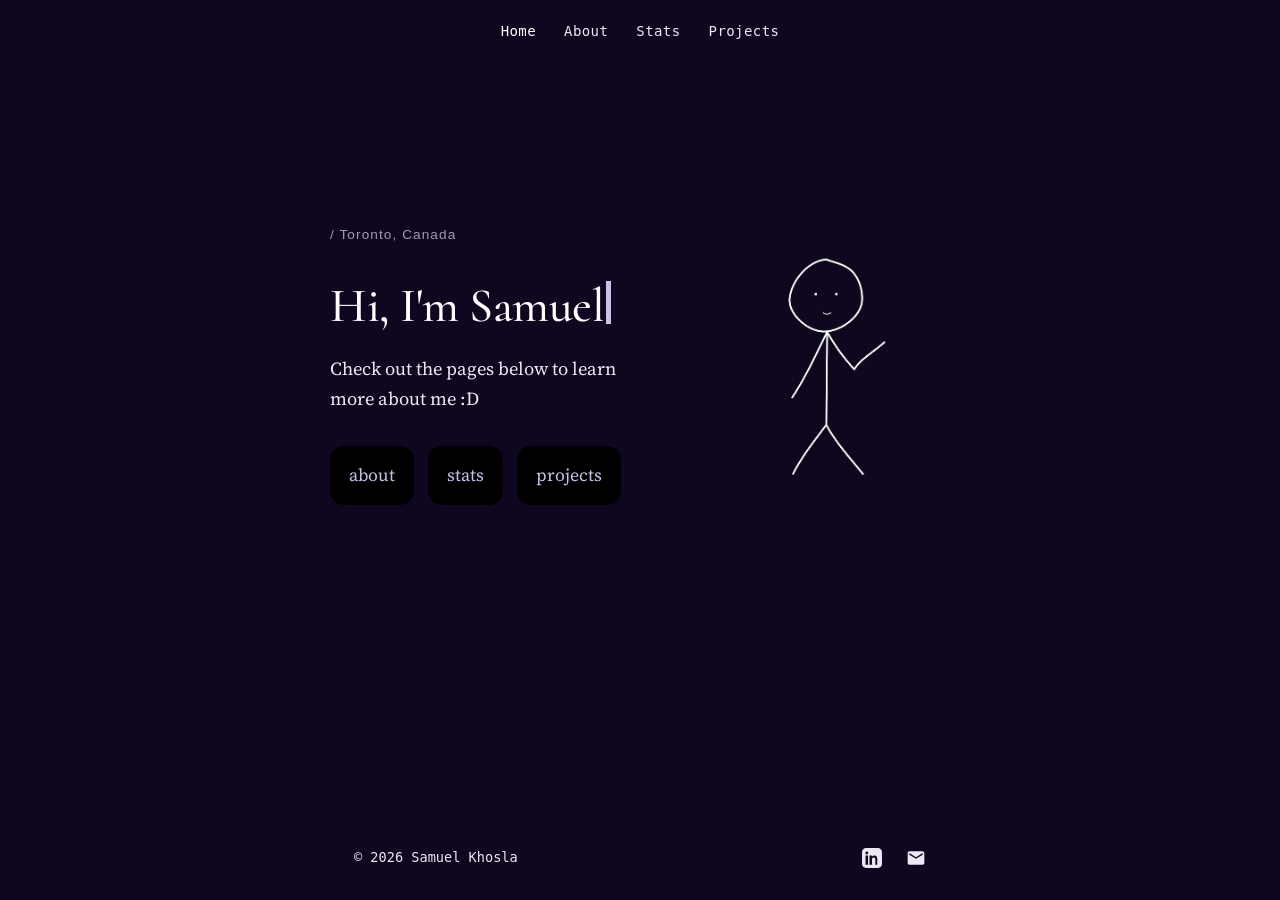
<file: index.html>
<!DOCTYPE html>
<html lang="en">
<head>
  <meta charset="UTF-8">
  <meta name="viewport" content="width=device-width, initial-scale=1.0">
  <title>Samuel Khosla</title>
  <meta name="description" content="Samuel Khosla — Math & CS student at the University of Toronto.">
  <link rel="stylesheet" href="style.css">
</head>
<body>

  <nav>
    <div class="nav-inner">
      <div class="nav-links">
        <a href="index.html" class="active">Home</a>
        <a href="about/index.html">About</a>
        <a href="stats/index.html">Stats</a>
        <a href="projects/index.html">Projects</a>
      </div>
    </div>
  </nav>

  <main>
   <div class="hero">
  <div class="hero-left">
    <div class="hero-eyebrow">/ Toronto, Canada</div>
    <h1 class="typing-text"><span class="typed-text"></span><span class="caret" aria-hidden="true"></span></h1>
    <p class="lede">Check out the pages below to learn more about me :D</p>

    <div class="hero-lines">
      <a href="about/index.html">about</a>
      <a href="stats/index.html">stats</a>
      <a href="projects/index.html">projects</a>

    </div>
  </div>

  <div class="hero-image">
    <img id="hero-photo" src="stickfigure.jpg" alt="Samuel Khosla">
  </div>
</div>
  </main>

  <footer>
    <div class="footer-inner" style="max-width: 620px;">
      <span>&copy; 2026 Samuel Khosla</span>
      <div class="footer-links">
        <a href="https://www.linkedin.com/in/samuel-khosla-45bb362ab/" target="_blank" rel="noopener" aria-label="LinkedIn (opens in new tab)">
          <svg viewBox="0 0 24 24" width="20" height="20" aria-hidden="true" focusable="false"><path d="M19 0h-14c-2.8 0-5 2.2-5 5v14c0 2.8 2.2 5 5 5h14c2.8 0 5-2.2 5-5v-14c0-2.8-2.2-5-5-5zm-11.75 20h-3v-11h3v11zm-1.5-12.3c-.97 0-1.75-.78-1.75-1.75s.78-1.75 1.75-1.75 1.75.78 1.75 1.75-.78 1.75-1.75 1.75zm13.25 12.3h-3v-5.6c0-1.33-.03-3.05-1.86-3.05-1.86 0-2.15 1.45-2.15 2.95v5.7h-3v-11h2.88v1.5h.04c.4-.75 1.37-1.54 2.82-1.54 3.02 0 3.58 1.99 3.58 4.58v6.46z"/></svg>
        </a>
        <a href="mailto:samuelkhosla@fastmail.com" aria-label="Email">
          <svg viewBox="0 0 24 24" width="20" height="20" aria-hidden="true" focusable="false"><path d="M20 4H4c-1.1 0-2 .9-2 2v12c0 1.1.9 2 2 2h16c1.1 0 2-.9 2-2V6c0-1.1-.9-2-2-2zm0 4l-8 5-8-5V6l8 5 8-5v2z"/></svg>
        </a>
      </div>
    </div>
  </footer>

  <script src="script.js" defer></script>
</body>
</html>
</file>
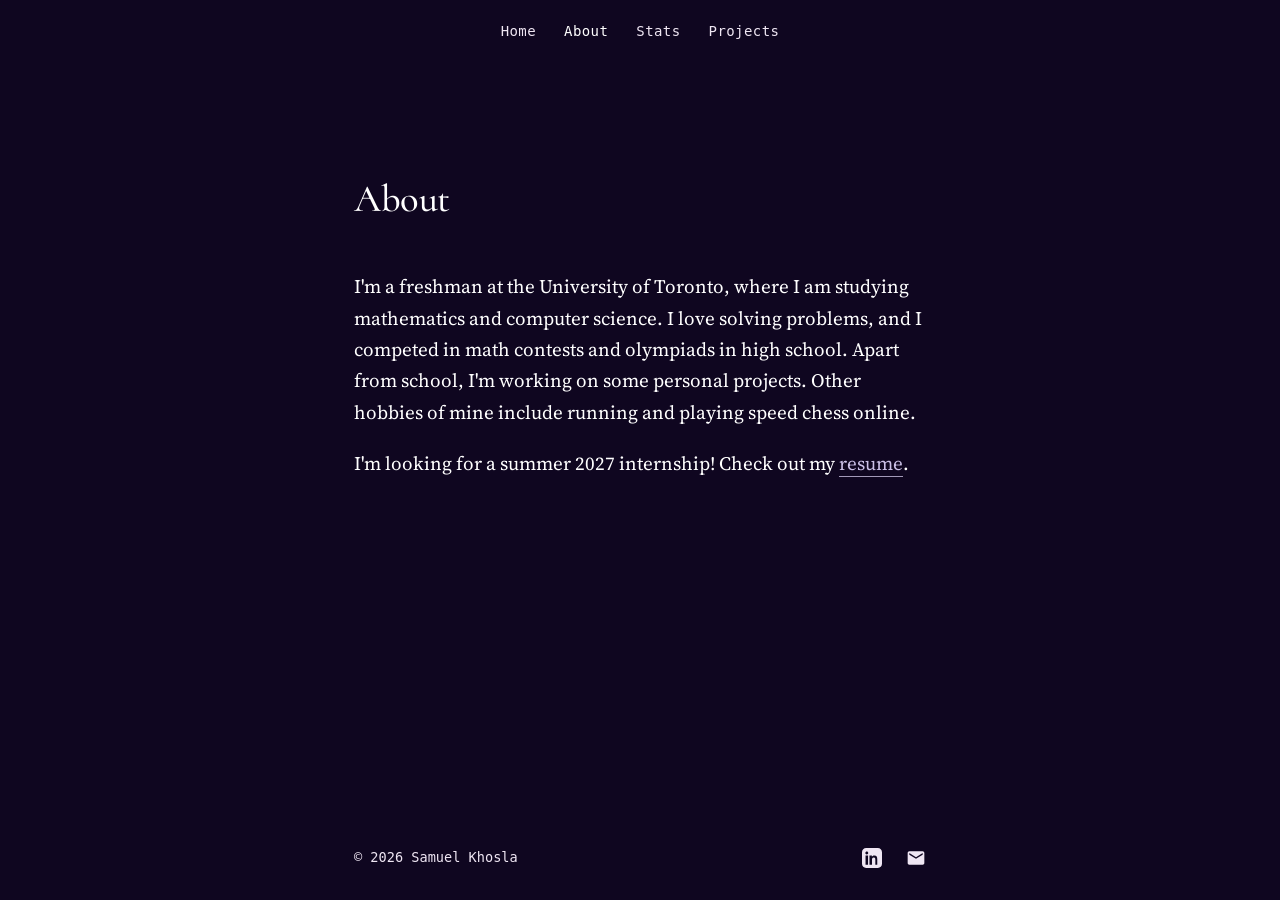
<file: about/index.html>
<!DOCTYPE html>
<html lang="en">
<head>
  <meta charset="UTF-8">
  <meta name="viewport" content="width=device-width, initial-scale=1.0">
  <title>About — Samuel Khosla</title>
  <meta name="description" content="About Samuel Khosla — incoming math student at the University of Toronto.">
  <link rel="stylesheet" href="../style.css">
</head>
<body class="narrow">

  <nav>
    <div class="nav-inner">
      <div class="nav-links">
        <a href="../index.html">Home</a>
        <a href="index.html" class="active">About</a>
        <a href="../stats/index.html">Stats</a>
        <a href="../projects/index.html">Projects</a>
      </div>
    </div>
  </nav>

  <main class="narrow">
    <h1 style="margin-top: 40px;">About</h1>

    <p style="margin-top: 40px;">I'm a freshman at the University of Toronto, 
      where I am studying mathematics and computer science. I love solving problems, and I competed in 
      math contests and olympiads in high school. Apart from school, I'm working on some personal projects. Other hobbies of mine 
      include running and playing speed chess online.</p>

    <p>I'm looking for a summer 2027 internship! Check out my <a href="../SamuelKhosla_Resume.pdf" target="_blank" rel="noopener">resume</a>.</p>
  </main>

  <footer>
    <div class="footer-inner">
      <span>&copy; 2026 Samuel Khosla</span>
      <div class="footer-links">
        <a href="https://www.linkedin.com/in/samuel-khosla-45bb362ab/" target="_blank" rel="noopener" aria-label="LinkedIn (opens in new tab)">
          <svg viewBox="0 0 24 24" width="20" height="20" aria-hidden="true" focusable="false"><path d="M19 0h-14c-2.8 0-5 2.2-5 5v14c0 2.8 2.2 5 5 5h14c2.8 0 5-2.2 5-5v-14c0-2.8-2.2-5-5-5zm-11.75 20h-3v-11h3v11zm-1.5-12.3c-.97 0-1.75-.78-1.75-1.75s.78-1.75 1.75-1.75 1.75.78 1.75 1.75-.78 1.75-1.75 1.75zm13.25 12.3h-3v-5.6c0-1.33-.03-3.05-1.86-3.05-1.86 0-2.15 1.45-2.15 2.95v5.7h-3v-11h2.88v1.5h.04c.4-.75 1.37-1.54 2.82-1.54 3.02 0 3.58 1.99 3.58 4.58v6.46z"/></svg>
        </a>
        <a href="mailto:samuelkhosla@fastmail.com" aria-label="Email">
          <svg viewBox="0 0 24 24" width="20" height="20" aria-hidden="true" focusable="false"><path d="M20 4H4c-1.1 0-2 .9-2 2v12c0 1.1.9 2 2 2h16c1.1 0 2-.9 2-2V6c0-1.1-.9-2-2-2zm0 4l-8 5-8-5V6l8 5 8-5v2z"/></svg>
        </a>
      </div>
    </div>
  </footer>

</body>
</html>
</file>
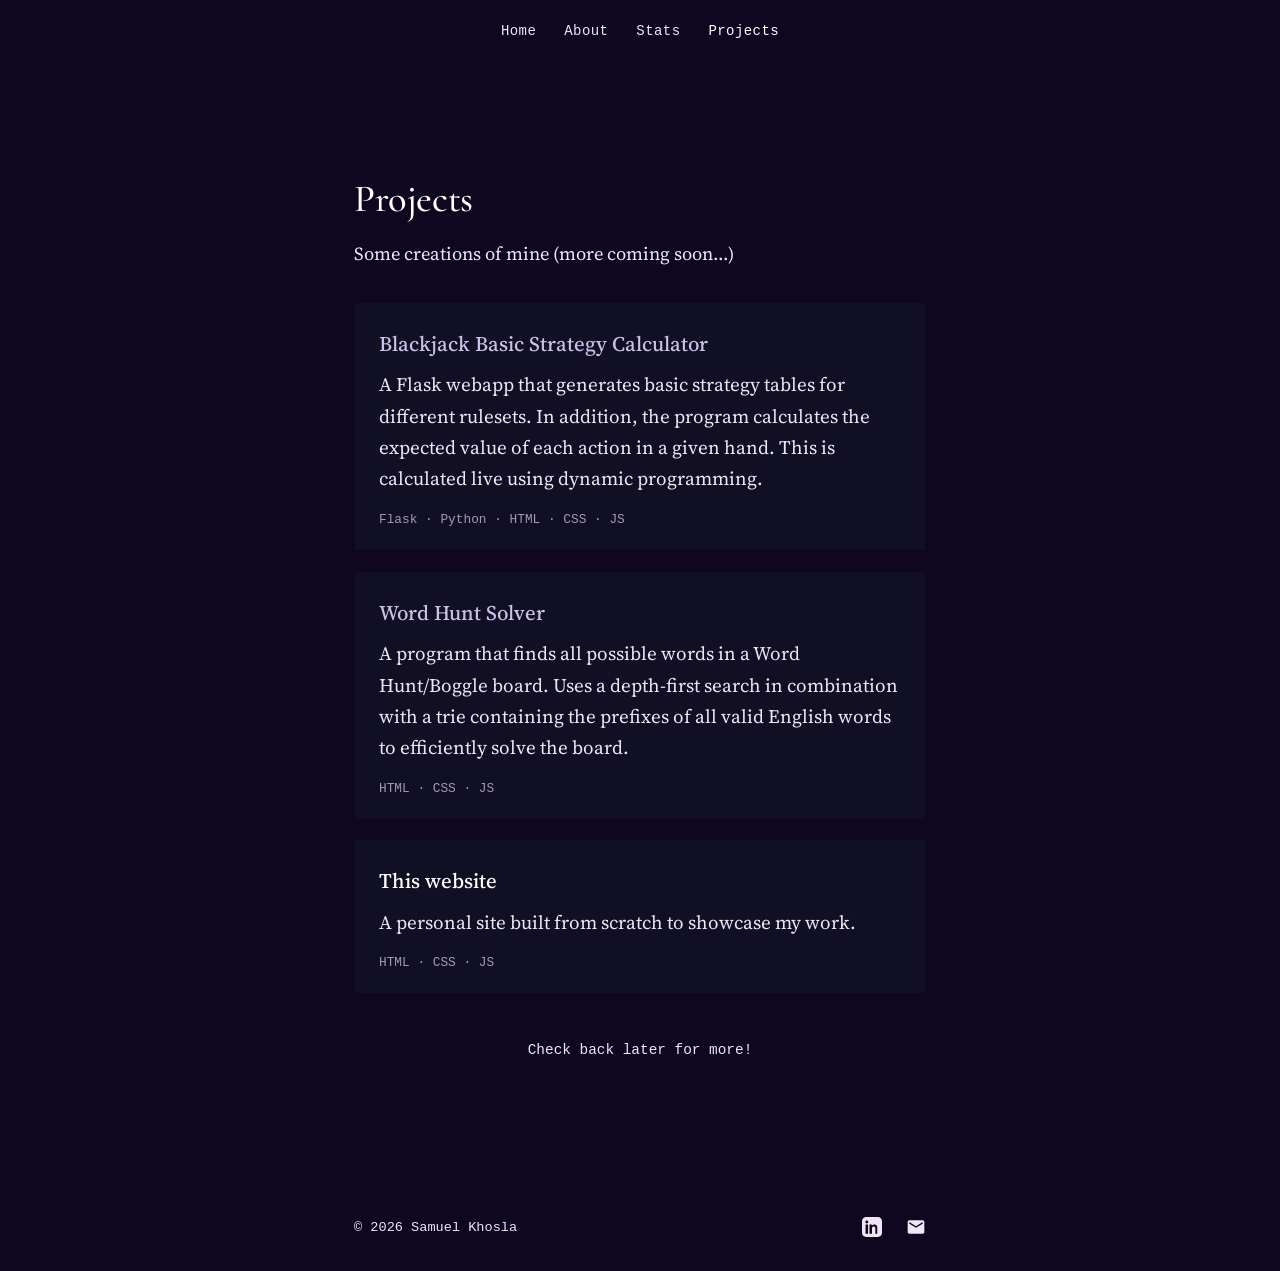
<file: projects/index.html>
<!DOCTYPE html>
<html lang="en">
<head>
  <meta charset="UTF-8">
  <meta name="viewport" content="width=device-width, initial-scale=1.0">
  <title>Projects — Samuel Khosla</title>
  <meta name="description" content="Projects by Samuel Khosla.">
  <link rel="stylesheet" href="../style.css">
</head>
<body class="narrow">

  <nav>
    <div class="nav-inner">
      <div class="nav-links">
        <a href="../index.html">Home</a>
        <a href="../about/index.html">About</a>
        <a href="../stats/index.html">Stats</a>
        <a href="index.html" class="active">Projects</a>
      </div>
    </div>
  </nav>

  <main class="narrow">
    <h1 style="margin-top: 40px;">Projects</h1>
    <p class="lede">Some creations of mine (more coming soon...)</p>

    <div style="margin-top: 32px;">
      <a class="project-card project-link" href="https://basicstrategy.vercel.app/" target="_blank" rel="noopener" aria-label="Blackjack Basic Strategy Tables (opens in new tab)">
        <div class="project-title">Blackjack Basic Strategy Calculator</div>
        <p class="project-desc">A Flask webapp that generates basic strategy tables for different rulesets. 
          In addition, the program calculates the expected value of each action in a given hand. 
          This is calculated live using dynamic programming.
        </p>
        <div class="project-meta">Flask · Python · HTML · CSS · JS</div>
      </a>

      <a class="project-card project-link" href="https://whsolver.vercel.app/" target="_blank" rel="noopener" aria-label="Open Word Hunt Solver (opens in new tab)">
        <div class="project-title">Word Hunt Solver</div>
        <p class="project-desc">A program that finds all possible words in a Word Hunt/Boggle board. Uses a depth-first search
          in combination with a trie containing the prefixes of all valid English words to efficiently solve the board.
        </p>
        <div class="project-meta">HTML · CSS · JS</div>
      </a>
      <div class="project-card">
        <div class="project-title">This website</div>
        <p class="project-desc">A personal site built from scratch to showcase my work.</p>
        <div class="project-meta">HTML · CSS · JS</div>
      </div>

      <div class="project-more">Check back later for more!</div>
    </div>
  </main>

  <footer>
    <div class="footer-inner">
      <span>&copy; 2026 Samuel Khosla</span>
      <div class="footer-links">
  <a href="https://www.linkedin.com/in/samuel-khosla-45bb362ab/" target="_blank" rel="noopener" aria-label="LinkedIn (opens in new tab)">
    <svg viewBox="0 0 24 24" aria-hidden="true" focusable="false"><path d="M19 0h-14c-2.8 0-5 2.2-5 5v14c0 2.8 2.2 5 5 5h14c2.8 0 5-2.2 5-5v-14c0-2.8-2.2-5-5-5zm-11.75 20h-3v-11h3v11zm-1.5-12.3c-.97 0-1.75-.78-1.75-1.75s.78-1.75 1.75-1.75 1.75.78 1.75 1.75-.78 1.75-1.75 1.75zm13.25 12.3h-3v-5.6c0-1.33-.03-3.05-1.86-3.05-1.86 0-2.15 1.45-2.15 2.95v5.7h-3v-11h2.88v1.5h.04c.4-.75 1.37-1.54 2.82-1.54 3.02 0 3.58 1.99 3.58 4.58v6.46z"/></svg>
  </a>
  <a href="mailto:samuelkhosla@fastmail.com" aria-label="Email">
    <svg viewBox="0 0 24 24" aria-hidden="true" focusable="false"><path d="M20 4H4c-1.1 0-2 .9-2 2v12c0 1.1.9 2 2 2h16c1.1 0 2-.9 2-2V6c0-1.1-.9-2-2-2zm0 4l-8 5-8-5V6l8 5 8-5v2z"/></svg>
  </a>
      </div>
    </div>
  </footer>

</body>
</html>
</file>
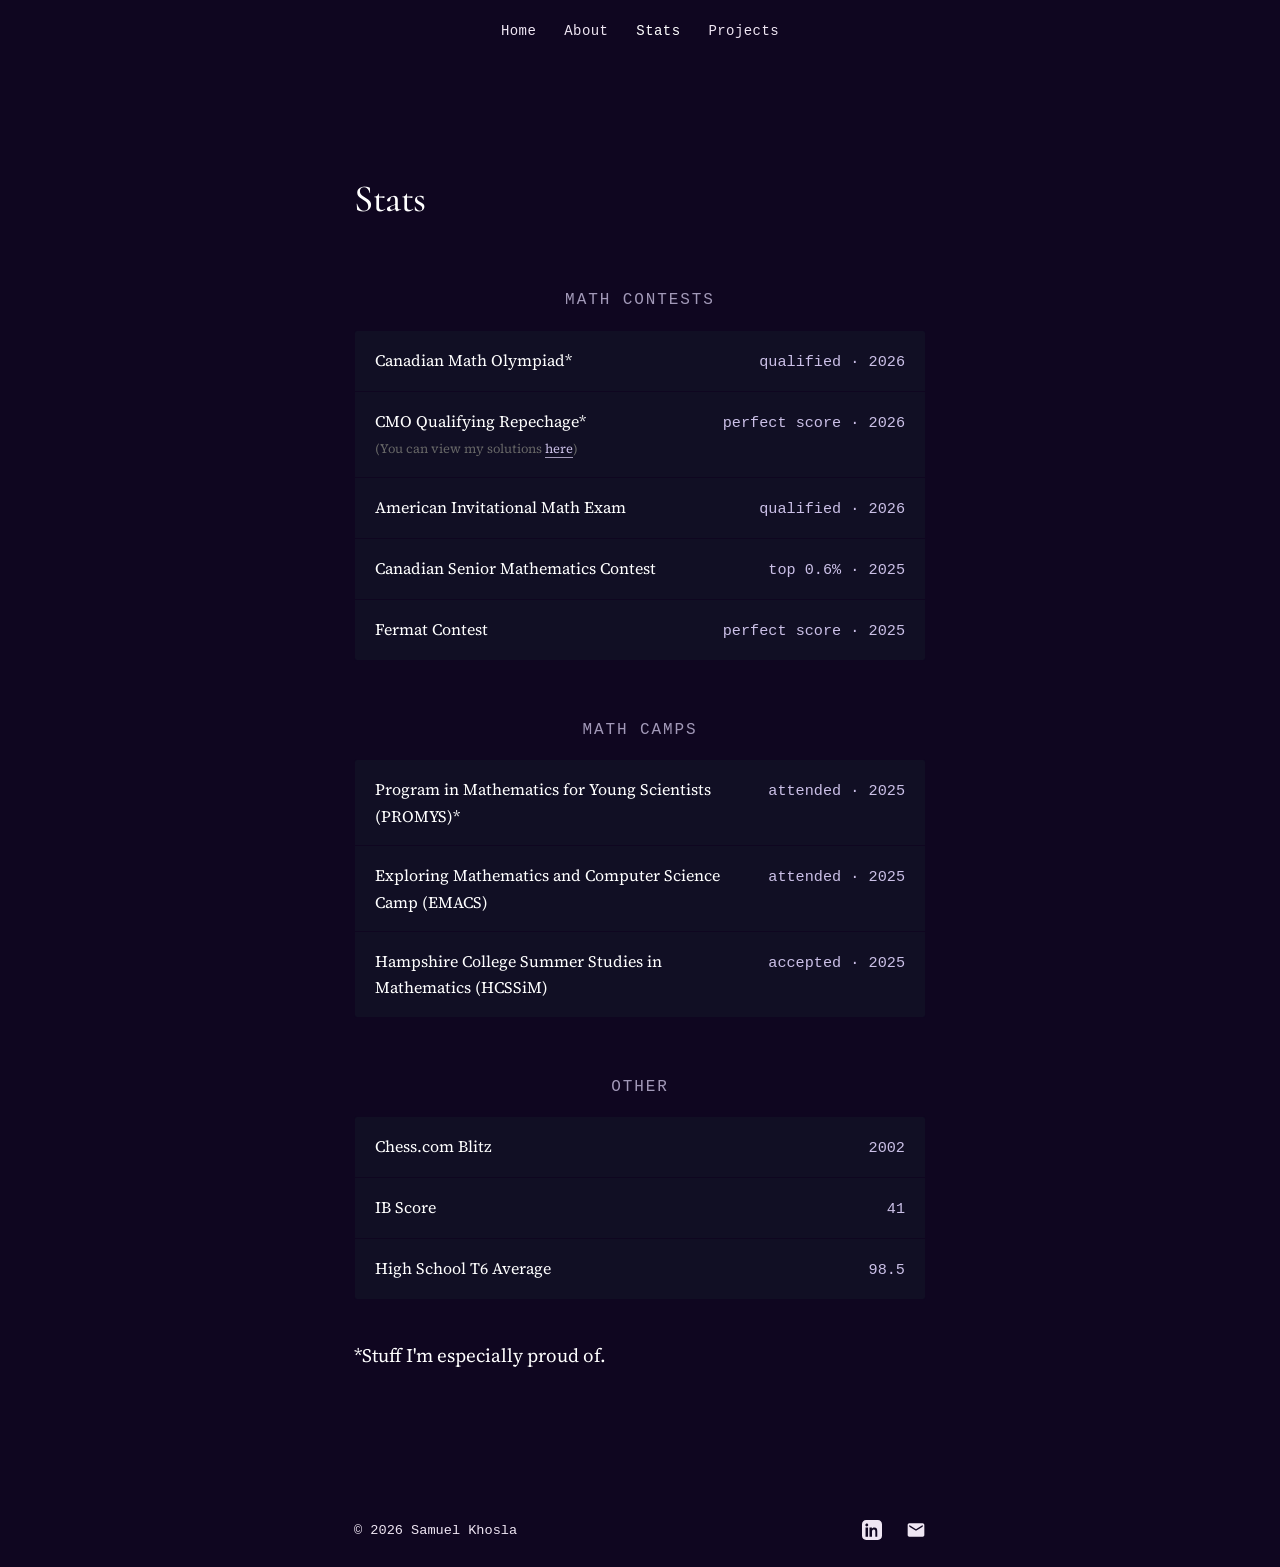
<file: stats/index.html>
<!DOCTYPE html>
<html lang="en">
<head>
  <meta charset="UTF-8">
  <meta name="viewport" content="width=device-width, initial-scale=1.0">
  <title>Stats — Samuel Khosla</title>
  <meta name="description" content="Math contest results, camps, and other stats for Samuel Khosla.">
  <link rel="stylesheet" href="../style.css">
</head>
<body class="narrow">

  <nav>
    <div class="nav-inner">
      <div class="nav-links">
        <a href="../index.html">Home</a>
        <a href="../about/index.html">About</a>
        <a href="index.html" class="active">Stats</a>
        <a href="../projects/index.html">Projects</a>
      </div>
    </div>
  </nav>

  <main class="narrow">
    <h1 style="margin-top: 40px;">Stats</h1>
    
    <h2>Math Contests</h2>
    <div class="ledger">
      <div class="ledger-row">
        <span class="ledger-label">Canadian Math Olympiad*</span>
        <span class="ledger-value">qualified · 2026</span>
      </div>
      <div class="ledger-row">
        <span class="ledger-label">CMO Qualifying Repechage*
          <br><span style="font-size: 0.8em; color: #666;">(You can view my solutions
             <a href="CMOQR_2026.pdf" target="_blank" rel="noopener">here</a>)</span></span>
        </span>
        <span class="ledger-value">perfect score · 2026</span>
      </div>
      <div class="ledger-row">
        <span class="ledger-label">American Invitational Math Exam</span>
        <span class="ledger-value">qualified · 2026</span>
      </div>
      <div class="ledger-row">
        <span class="ledger-label">Canadian Senior Mathematics Contest</span>
        <span class="ledger-value">top 0.6% · 2025</span>
      </div>
      <div class="ledger-row">
        <span class="ledger-label">Fermat Contest</span>
        <span class="ledger-value">perfect score · 2025</span>
      </div>
    </div>

    <h2>Math Camps</h2>
    <div class="ledger">
      <div class="ledger-row">
        <span class="ledger-label">Program in Mathematics for Young Scientists (PROMYS)*</span>
        <span class="ledger-value">attended · 2025</span>
      </div>
      <div class="ledger-row">
        <span class="ledger-label">Exploring Mathematics and Computer Science Camp (EMACS)</span>
        <span class="ledger-value">attended · 2025</span>
      </div>
      <div class="ledger-row">
        <span class="ledger-label">Hampshire College Summer Studies in Mathematics (HCSSiM)</span>
        <span class="ledger-value">accepted · 2025</span>
      </div>
    </div>

    <h2>Other</h2>
    <div class="ledger">
      <div class="ledger-row">
        <span class="ledger-label">Chess.com Blitz</span>
        <span class="ledger-value">2002</span>
      </div>
      <div class="ledger-row">
        <span class="ledger-label">IB Score</span>
        <span class="ledger-value">41</span>
      </div>  
      <div class="ledger-row">
        <span class="ledger-label">High School T6 Average</span>
        <span class="ledger-value">98.5</span>
      </div>
    </div>
    <br>
    <p>*Stuff I'm especially proud of.</p>
  </main>

  <footer>
    <div class="footer-inner">
      <span>&copy; 2026 Samuel Khosla</span>
      <div class="footer-links">
        <a href="https://www.linkedin.com/in/samuel-khosla-45bb362ab/" target="_blank" rel="noopener" aria-label="LinkedIn (opens in new tab)">
          <svg viewBox="0 0 24 24" width="20" height="20" aria-hidden="true" focusable="false"><path d="M19 0h-14c-2.8 0-5 2.2-5 5v14c0 2.8 2.2 5 5 5h14c2.8 0 5-2.2 5-5v-14c0-2.8-2.2-5-5-5zm-11.75 20h-3v-11h3v11zm-1.5-12.3c-.97 0-1.75-.78-1.75-1.75s.78-1.75 1.75-1.75 1.75.78 1.75 1.75-.78 1.75-1.75 1.75zm13.25 12.3h-3v-5.6c0-1.33-.03-3.05-1.86-3.05-1.86 0-2.15 1.45-2.15 2.95v5.7h-3v-11h2.88v1.5h.04c.4-.75 1.37-1.54 2.82-1.54 3.02 0 3.58 1.99 3.58 4.58v6.46z"/></svg>
        </a>
        <a href="mailto:samuelkhosla@fastmail.com" aria-label="Email">
          <svg viewBox="0 0 24 24" width="20" height="20" aria-hidden="true" focusable="false"><path d="M20 4H4c-1.1 0-2 .9-2 2v12c0 1.1.9 2 2 2h16c1.1 0 2-.9 2-2V6c0-1.1-.9-2-2-2zm0 4l-8 5-8-5V6l8 5 8-5v2z"/></svg>
        </a>
      </div>
    </div>
  </footer>

</body>
</html>
</file>
<file: style.css>
@import url('https://fonts.googleapis.com/css2?family=Source+Serif+4:ital,opsz,wght@0,8..60,400;0,8..60,500;0,8..60,600;1,8..60,400&family=JetBrains+Mono:wght@400;500;600&display=swap');
@import url("https://fonts.googleapis.com/css2?family=Black+Ops+One&display=swap");
@import url('https://fonts.googleapis.com/css2?family=Cormorant:ital,wght@0,300..700;1,300..700&display=swap');

:root {
  --bg: #0f0620;
  --bg-deep: #0f0620;
  --surface: #110f24;
  --line: #0f0620;
  --text: #ffffff;
  --text-dim: #efe6f3;
  --accent: #cbc0e7;
  --accent-dim: #a299b8;
  --content-max-width: 760px;
}

body.narrow {
  --content-max-width: 660px;
}

* { box-sizing: border-box; }

html {
  scroll-behavior: smooth;
  min-height: 100%;
}

body {
  min-height: 100vh;
  display: flex;
  flex-direction: column;
  margin: 0;
  background: var(--bg);
  color: var(--text);
  font-family: 'Source Serif 4', Georgia, serif;
  font-size: 19px;
  line-height: 1.65;
  -webkit-font-smoothing: antialiased;
}

main {
  flex: 1;
}

.mono {
  font-family: 'georgia', monospace;
}

a {
  color: var(--accent);
  text-decoration: none;
  border-bottom: 1px solid var(--accent-dim);
  transition: color 0.15s ease, border-color 0.15s ease;
}

a:hover, a:focus-visible {
  color: var(--text);
  border-color: var(--text);
}

a:focus-visible, button:focus-visible {
  outline: 2px solid var(--accent);
  outline-offset: 3px;
}

/* Nav */
nav {
  background: var(--bg-deep);
  border-bottom: 1px solid var(--line);
  position: sticky;
  top: 0;
  z-index: 10;
}

.nav-inner {
  max-width: var(--content-max-width);
  margin: 0 auto;
  padding: 20px 24px;
  display: flex;
  align-items: baseline;
  justify-content: center;
  flex-wrap: wrap;
  gap: 12px;
}

.nav-name {
  font-family: 'georgia', monospace;
  font-size: 15px;
  font-weight: 500;
  color: var(--text);
  border: none;
  letter-spacing: 0.02em;
}

.nav-name:hover { color: var(--accent); border: none; }

.nav-links {
  display: flex;
  gap: 28px;
  font-family: 'georgia', monospace;
  font-size: 14px;
}

.nav-links a {
  color: var(--text-dim);
  border: none;
  letter-spacing: 0.03em;
}

.nav-links a:hover, .nav-links a.active {
  color: var(--accent);
  border: none;
}

.nav-links a.active {
  color: var(--text);
}

/* Layout */
main {
  max-width: var(--content-max-width);
  margin: 0 auto;
  padding: 64px 24px 96px;
  min-height: 60vh;
}

main.narrow {
  max-width: 620px;
}

main.narrow + footer .footer-inner {
  max-width: 620px;
}

h1 {
  font-family: "cormorant";
  font-size: 2.4rem;
  font-weight: 500;
  margin: 0 0 8px;
  letter-spacing: -0.01em;
}

h2 {
  font-family: 'georgia', monospace;
  font-size: 0.8rem;
  font-weight: 500;
  text-transform: uppercase;
  letter-spacing: 0.12em;
  color: var(--accent-dim);
  margin: 56px 0 24px;
  padding-bottom: 12px;
  border-bottom: 1px solid var(--line);
}

main.narrow h2 {
  font-size: 1rem;
  margin: 56px 0 16px;
  padding-bottom: 0;
  border-bottom: none;
  text-align: center;
}

h2:first-of-type { margin-top: 0; }

.lede {
  font-size: 1.15rem;
  color: var(--text-dim);
  margin-bottom: 8px;
}

p { margin: 0 0 20px; }

/* Home */
.hero {
  display: flex;
  align-items: center;
  justify-content: space-between;
  flex-wrap: wrap;
  gap: 40px;
  max-width: 620px;
  margin: 0 auto;
  padding: 96px 0 72px;
}

.hero-left {
  flex: 1 1 320px;
  min-width: 280px;
}

.hero-image {
  flex: 0 0 260px;
}

.hero-image img {
  display: block;
  width: 100%;
  aspect-ratio: 1 / 1;
  border-radius: 50%;
  object-fit: cover;
}

.hero-eyebrow {
  font-family: 'helvetica', monospace;
  font-size: 0.85rem;
  color: var(--accent-dim);
  letter-spacing: 0.08em;
  margin-bottom: 20px;
}

.hero h1 {
  font-size: 3rem;
  white-space: nowrap;
}

.hero h1 .caret {
  display: inline-block;
  width: 0.09em;
  height: 0.9em;
  margin-left: 0.04em;
  background: var(--accent);
  vertical-align: -0.08em;
  animation: blink-caret 0.75s step-end infinite;
}

.hero h1 .caret.done {
  animation: none;
  opacity: 1;
  transition: opacity 0.4s ease;
}

.hero h1 .caret.done.hidden {
  opacity: 0;
}

.hero-eyebrow,
.hero .lede,
.hero-lines a {
  opacity: 0;
  animation: fade-in-up 0.6s ease forwards;
}

.hero-lines a {
  animation-name: fade-in-only;
}

@keyframes fade-in-only {
  from { opacity: 0; }
  to { opacity: 1; }
}

.hero-eyebrow {
  animation-delay: 1.6s;
}

.hero .lede {
  animation-delay: 1.75s;
}

.hero-lines a:nth-child(1) {
  animation-delay: 1.95s;
}

.hero-lines a:nth-child(2) {
  animation-delay: 2.1s;
}

.hero-lines a:nth-child(3) {
  animation-delay: 2.25s;
}

@keyframes blink-caret {
  50% { opacity: 0; }
}

@keyframes fade-in-up {
  from {
    opacity: 0;
    transform: translateY(10px);
  }
  to {
    opacity: 1;
    transform: translateY(0);
  }
}

/* Page load animation for the narrow section pages (about, stats, projects) */
main.narrow {
  opacity: 0;
  transform: translateY(8px);
  animation: page-fade-in 420ms cubic-bezier(.2,.8,.2,1) 1 forwards;
}

@keyframes page-fade-in {
  from { opacity: 0; transform: translateY(8px); }
  to   { opacity: 1; transform: translateY(0); }
}

/* Subtle per-item reveal used for ledger rows and project cards */
.ledger-row,
.project-card,
.project-more {
  opacity: 0;
  transform: translateY(6px);
  animation: list-item-fade 360ms ease forwards;
  animation-delay: 120ms;
}

@keyframes list-item-fade {
  from { opacity: 0; transform: translateY(6px); }
  to   { opacity: 1; transform: translateY(0); }
}

.hero-lines {
  margin-top: 32px;
  display: flex;
  flex-wrap: wrap;
  gap: 14px;
}

.hero-lines a {
  display: inline-flex;
  align-items: center;
  justify-content: center;
  padding: 14px 18px;
  font-size: 1.1rem;
  background: #000;
  color: var(--accent);
  border-radius: 14px;
  text-decoration: none;
  border: 1px solid transparent;
  transform: translateY(0);
  transition: transform 200ms cubic-bezier(.2,.8,.2,1), box-shadow 200ms ease, color 150ms ease;
}

.hero-lines a:hover,
.hero-lines a:focus-visible {
  color: var(--text);
  border-color: var(--accent);
  transform: translateY(-6px) scale(0.94);
  box-shadow: 0 12px 24px rgba(0,0,0,0.35);
}

.hero-lines a:active {
  transform: translateY(-2px) scale(0.9);
}



.hero-image img {
  display: block;
  width: 100%;
  height: auto;
  border-radius: 50%;
  object-fit: cover;
}

/* Stat ledger */
.ledger {
  border: 1px solid var(--line);
  border-radius: 3px;
  overflow: hidden;
  margin-bottom: 8px;
}

.ledger-row {
  display: flex;
  justify-content: space-between;
  align-items: baseline;
  gap: 20px;
  padding: 16px 20px;
  border-bottom: 1px solid var(--line);
  background: var(--surface);
}

.ledger-row:last-child { border-bottom: none; }

.ledger-label {
  font-size: 1rem;
  color: var(--text);
}

.ledger-value {
  font-family: 'georgia', monospace;
  font-size: 0.95rem;
  color: var(--accent);
  white-space: nowrap;
  text-align: right;
}

/* Projects */
.project-card {
  border: 1px solid var(--line);
  border-radius: 3px;
  padding: 24px 24px 20px;
  background: var(--surface);
  margin-bottom: 20px;
}

/* Clickable project card link styles and animations */
.project-card.project-link {
  display: block;
  cursor: pointer;
  transition: transform 200ms cubic-bezier(.2,.8,.2,1), box-shadow 200ms ease, border-color 180ms ease;
  will-change: transform, box-shadow;
}

.project-card.project-link:hover,
.project-card.project-link:focus-visible {
  transform: translateY(-8px) scale(1.01);
  box-shadow: 0 18px 36px rgba(0,0,0,0.45);
  border-color: var(--accent);
}

.project-card.project-link:active {
  transform: translateY(-2px) scale(0.995);
  box-shadow: 0 8px 18px rgba(0,0,0,0.35);
}
.project-card.project-link :is(.project-title, .project-desc, .project-meta) {
  transition: transform 220ms cubic-bezier(.2,.8,.2,1);
}

.project-card.project-link:hover :is(.project-title, .project-desc, .project-meta) {
  transform: translateY(-2px);
}


.project-title {
  font-size: 1.3rem;
  font-weight: 500;
  margin: 0 0 8px;
}

.project-desc {
  color: var(--text-dim);
  margin-bottom: 14px;
}

.project-meta {
  font-family: 'georgia', monospace;
  font-size: 0.8rem;
  color: var(--accent-dim);
}

.project-more {
  border: 1px dashed var(--line);
  border-radius: 3px;
  padding: 24px;
  text-align: center;
  color: var(--text-dim);
  font-family: 'georgia', monospace;
  font-size: 0.9rem;
}

/* Footer */
footer {
  border-top: 1px solid var(--line);
  background: var(--bg-deep);
}

.footer-inner {
  max-width: var(--content-max-width);
  margin: 0 auto;
  padding: 32px 24px;
  display: flex;
  align-items: center;
  justify-content: space-between;
  flex-wrap: wrap;
  gap: 16px;
  font-family: 'georgia', monospace;
  font-size: 0.85rem;
  color: var(--text-dim);
}

.footer-links {
  display: flex;
  gap: 24px;
}

.footer-links a {
  color: var(--text-dim);
  border: none;
  
}

.footer-links a svg {
  width: 20px;
  height: 20px;
  display: inline-block;
  vertical-align: middle;
  fill: currentColor;
}

.footer-links a:hover {
  color: var(--accent);
}

@media (max-width: 560px) {
  body { font-size: 17px; }
  .hero { padding: 56px 0 48px; }
  .hero h1 { font-size: 2.2rem; }
  main { padding: 40px 20px 72px; }
}

@media (prefers-reduced-motion: reduce) {
  html { scroll-behavior: auto; }
  * { transition: none !important; animation: none !important; }
}
</file>
